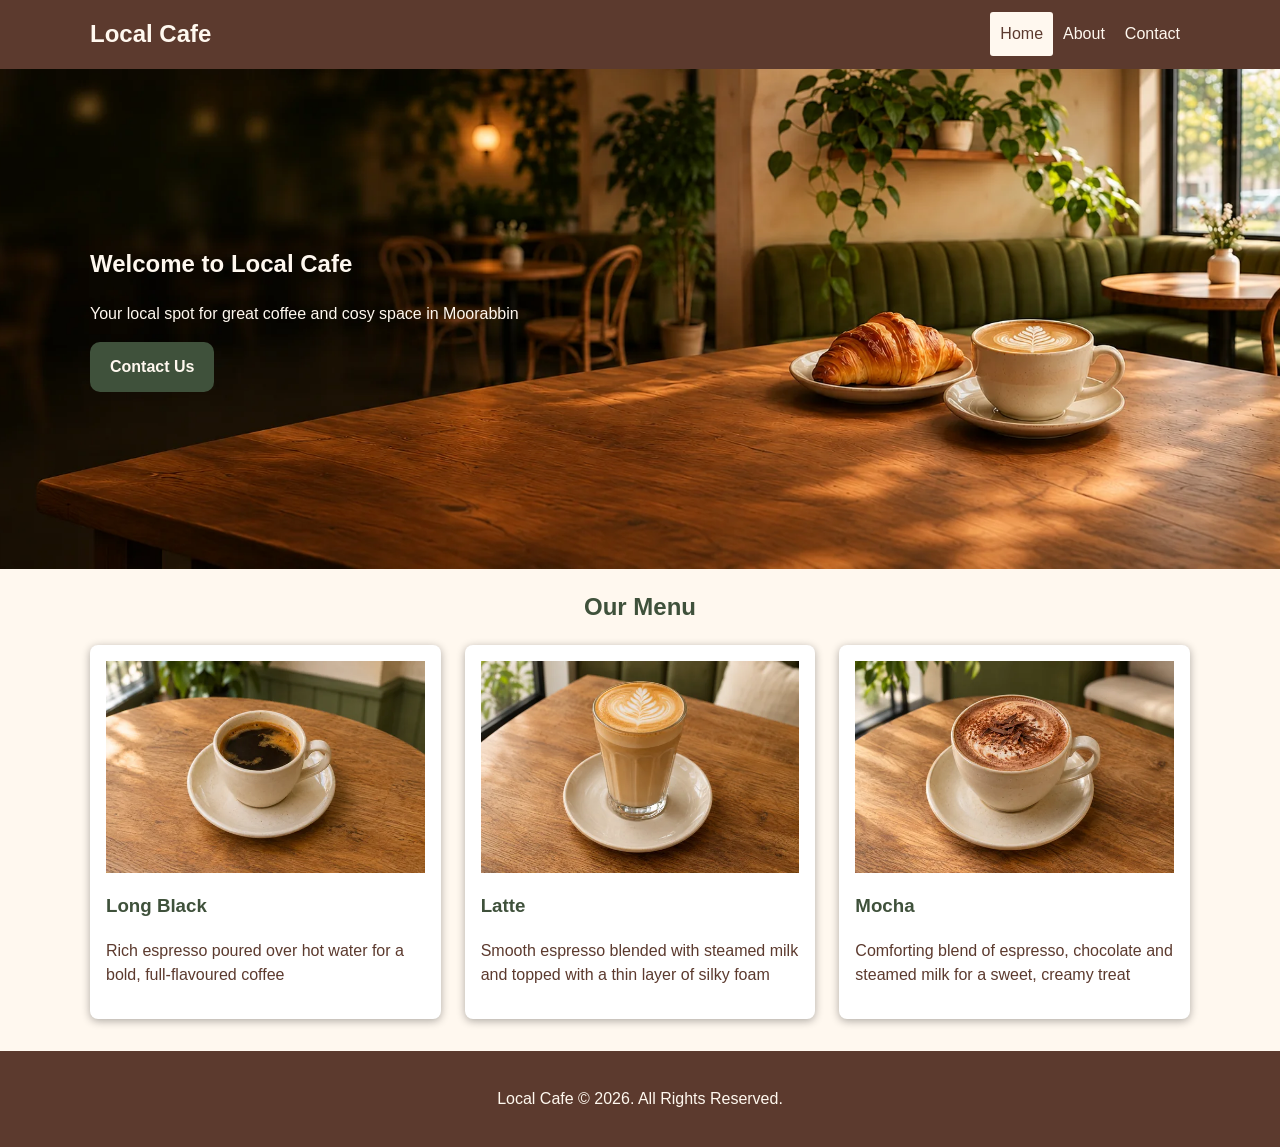
<file: index.html>
<!doctype html>
<html lang="en">
  <head>
    <!-- Google Analytics tag -->
    <script async src="https://www.googletagmanager.com/gtm.js?id=GTM-5KWLFHZP"></script>
    <script>
      window.dataLayer = window.dataLayer || [];
      function gtag() {
        dataLayer.push(arguments);
      }
      gtag('js', new Date());
    </script>

    <meta charset="UTF-8" />
    <meta name="viewport" content="width=device-width, initial-scale=1.0" />

    <!-- meta description - home page -->
    <meta
      name="description"
      content="	Explore the coffee menu at Local Cafe in Moorabbin, featuring long blacks, lattes and mochas."
    />

    <!-- Google Search Console Ownership Proof -->
    <meta name="google-site-verification" content="qLVvlmppPOMqhjuG9DXKT-tJzCyrAJpQrESrdp3C_7M" />

    <title>Local Cafe Moorabbin | Coffee Menu</title>

    <link rel="stylesheet" href="./css/style.css" />
  </head>
  <body>
    <header>
      <div class="container hdx-flex">
        <h2>
          <a href="index.html" class="logo">Local Cafe</a>
        </h2>

        <nav>
          <ul class="nx-flex">
            <li><a href="index.html" class="current">Home</a></li>
            <li><a href="about.html">About</a></li>
            <li><a href="contact.html">Contact</a></li>
          </ul>
        </nav>
      </div>
    </header>
    <main>
      <section id="hero">
        <div class="container hrx-flex">
          <div class="hero-content">
            <h1>Welcome to Local Cafe</h1>
            <p>Your local spot for great coffee and cosy space in Moorabbin</p>
            <a class="btn" href="contact.html">Contact Us</a>
          </div>
        </div>
      </section>
      <section id="menu" class="container">
        <h2>Our Menu</h2>
        <div class="card-grid">
          <div class="card">
            <img src="./images/long-black.webp" alt="long black" />
            <h3>Long Black</h3>
            <p>Rich espresso poured over hot water for a bold, full-flavoured coffee</p>
          </div>

          <div class="card">
            <img src="./images/latte.webp" alt="latte" />
            <h3>Latte</h3>
            <p>
              Smooth espresso blended with steamed milk and topped with a thin layer of silky foam
            </p>
          </div>
          <div class="card">
            <img src="./images/mocha.webp" alt="mocha" />
            <h3>Mocha</h3>
            <p>
              Comforting blend of espresso, chocolate and steamed milk for a sweet, creamy treat
            </p>
          </div>
        </div>
      </section>
    </main>
    <footer>
      <p>Local Cafe &copy; 2026. All Rights Reserved.</p>
    </footer>
  </body>
</html>
</file>
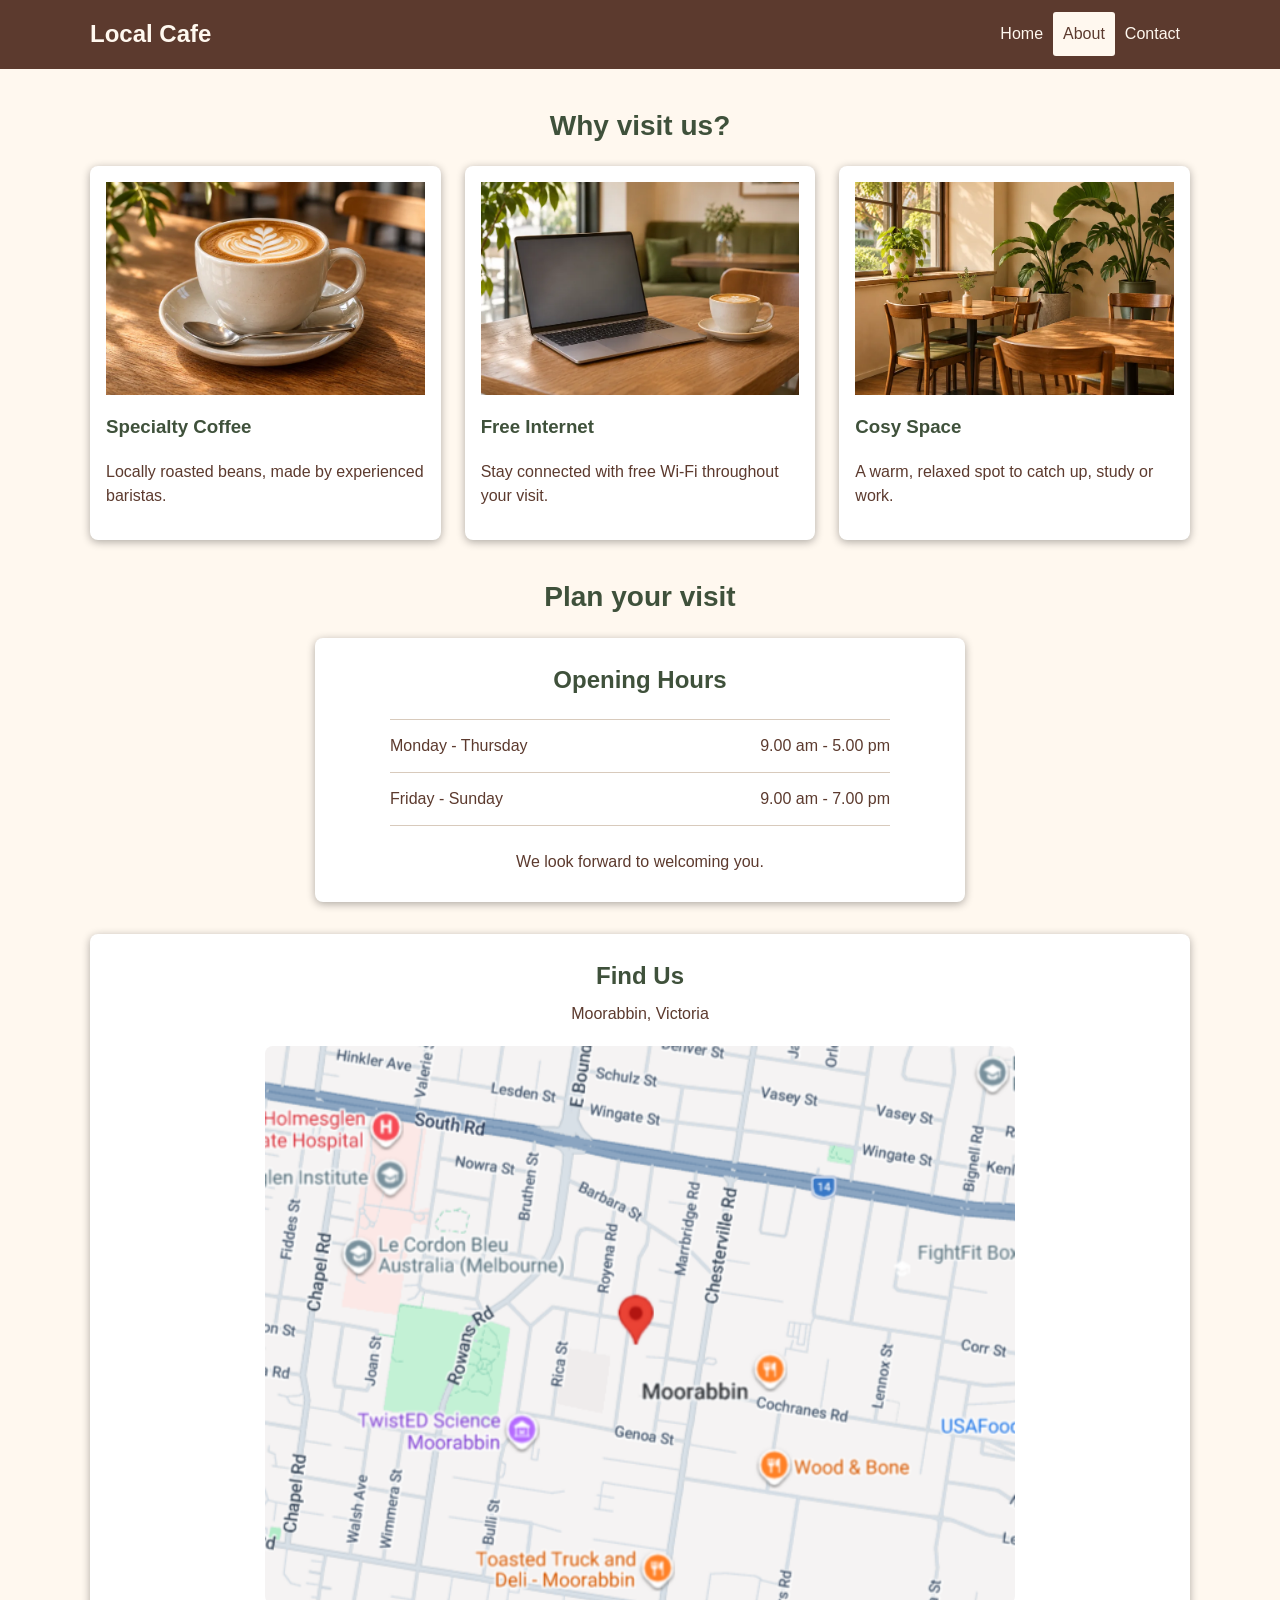
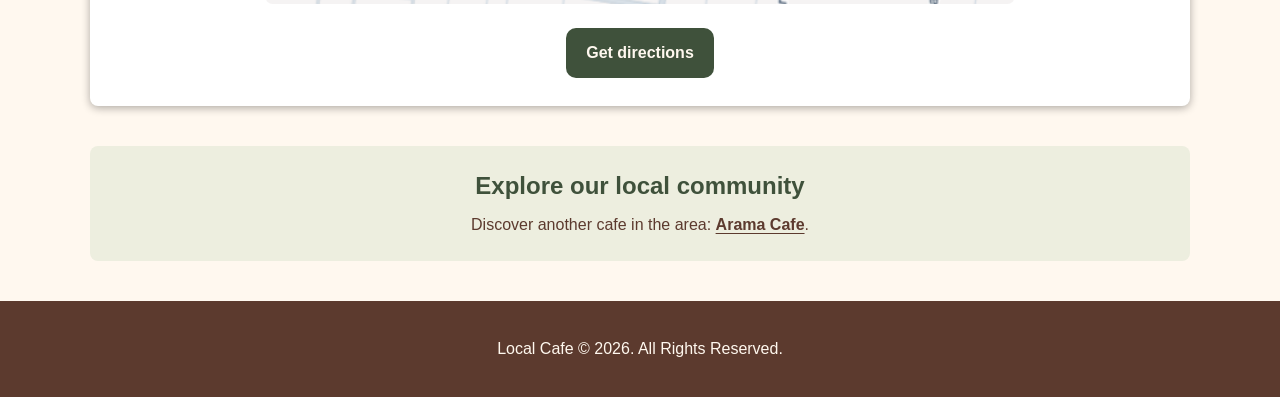
<file: about.html>
<!doctype html>
<html lang="en-AU">
  <head>
    <!-- Google Analytics tag -->
    <script async src="https://www.googletagmanager.com/gtm.js?id=GTM-5KWLFHZP"></script>
    <script>
      window.dataLayer = window.dataLayer || [];
      function gtag() {
        dataLayer.push(arguments);
      }
      gtag('js', new Date());
    </script>
    <meta charset="UTF-8" />
    <meta name="viewport" content="width=device-width, initial-scale=1.0" />

    <!-- meta description -  about page -->
    <meta
      name="description"
      content="	Plan your visit to Local Cafe in Moorabbin. Check our opening hours, find us on the map and get directions."
    />

    <title>Local Cafe Moorabbin | Opening Hours & Directions</title>

    <link rel="stylesheet" href="./css/style.css" />
  </head>
  <body>
    <header>
      <div class="container hdx-flex">
        <h2>
          <a href="index.html" class="logo">Local Cafe</a>
        </h2>

        <nav>
          <ul class="nx-flex">
            <li><a href="index.html">Home</a></li>
            <li>
              <a href="about.html" class="current"> About </a>
            </li>
            <li><a href="contact.html">Contact</a></li>
          </ul>
        </nav>
      </div>
    </header>
    <main class="about-page">
      <div class="container">
        <!-- Why visit us -->
        <section class="about-section">
          <h1 id="about-heading" class="about-section-title">Why visit us?</h1>

          <div class="card-grid">
            <div class="card">
              <img src="./images/coffee.webp" alt="Freshly prepared coffee with latte art" />
              <h3>Specialty Coffee</h3>
              <p>Locally roasted beans, made by experienced baristas.</p>
            </div>

            <div class="card">
              <img src="./images/free-wifi.webp" alt="Laptop and coffee on a cafe table" />
              <h3>Free Internet</h3>
              <p>Stay connected with free Wi-Fi throughout your visit.</p>
            </div>

            <div class="card">
              <img
                src="./images/cosy-atmosphere.webp"
                alt="Cosy café seating with wooden tables and leafy plants"
              />
              <h3>Cosy Space</h3>
              <p>A warm, relaxed spot to catch up, study or work.</p>
            </div>
          </div>
        </section>
        <!-- Opening hours and location -->
        <section class="about-section">
          <h2 id="visit-heading" class="about-section-title">Plan your visit</h2>

          <div class="about-visit-stack">
            <section class="about-panel about-hours-panel">
              <h3 id="hours-heading">Opening Hours</h3>

              <table class="about-hours-table">
                <tbody>
                  <tr>
                    <th scope="row">Monday - Thursday</th>
                    <td>9.00 am - 5.00 pm</td>
                  </tr>

                  <tr>
                    <th scope="row">Friday - Sunday</th>
                    <td>9.00 am - 7.00 pm</td>
                  </tr>
                </tbody>
              </table>

              <p class="about-welcome">We look forward to welcoming you.</p>
            </section>

            <section class="about-panel about-location-panel">
              <h3 id="location-heading">Find Us</h3>
              <p>Moorabbin, Victoria</p>

              <img
                class="about-map"
                src="./images/location-map.png"
                alt="Map showing the cafe location in Moorabbin"
              />

              <a class="btn" href="#"> Get directions </a>
            </section>
          </div>
        </section>
        <!-- Classmate's cafe link for backlinking purposes -->
        <section class="about-community">
          <h2 id="community-heading">Explore our local community</h2>

          <p>
            Discover another cafe in the area:
            <a href="https://zoubim.github.io/WebDev/index.html">Arama Cafe</a>.
          </p>
        </section>
      </div>
    </main>
    <footer class="text-center">
      <p>Local Cafe &copy; 2026. All Rights Reserved.</p>
    </footer>
  </body>
</html>
</file>
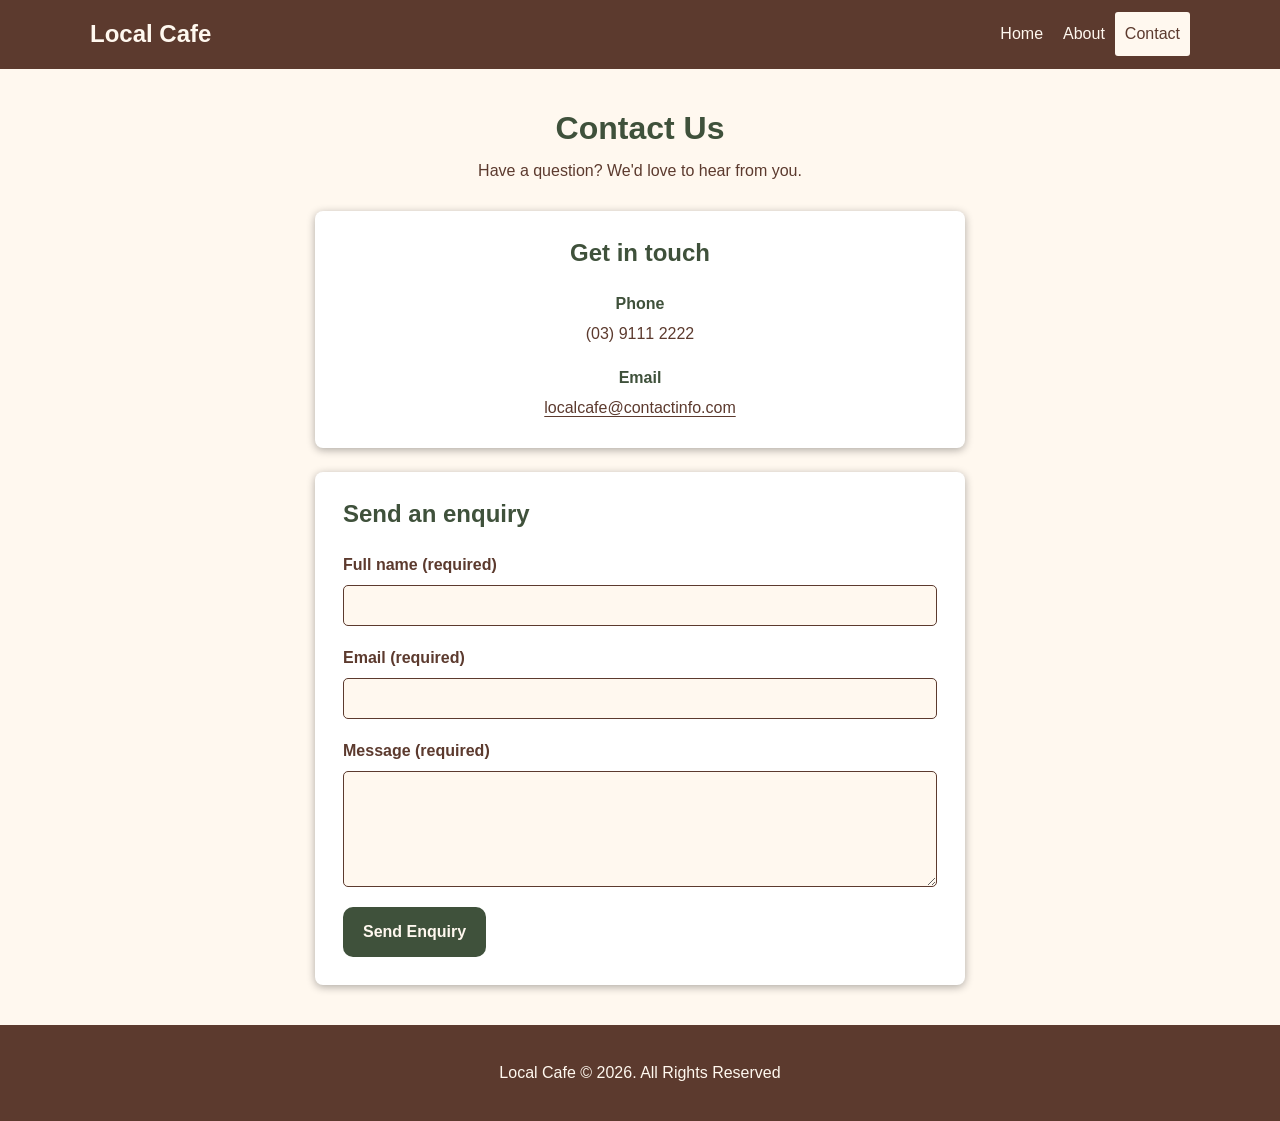
<file: contact.html>
<!doctype html>
<html lang="en">
  <head>
    <!-- Google Analytics tag -->
    <script async src="https://www.googletagmanager.com/gtm.js?id=GTM-5KWLFHZP"></script>
    <script>
      window.dataLayer = window.dataLayer || [];
      function gtag() {
        dataLayer.push(arguments);
      }
      gtag('js', new Date());
    </script>
    <meta charset="UTF-8" />
    <meta name="viewport" content="width=device-width, initial-scale=1.0" />

    <!-- meta description - contact page -->
    <meta
      name="description"
      content="		Contact Local Cafe in Moorabbin by phone, email or through our online enquiry form."
    />

    <title>Local Cafe Moorabbin | Contact Us</title>

    <link rel="stylesheet" href="./css/style.css" />
  </head>
  <body>
    <header>
      <div class="container hdx-flex">
        <h2>
          <a href="index.html" class="logo">Local Cafe</a>
        </h2>

        <nav>
          <ul class="nx-flex">
            <li><a href="index.html">Home</a></li>
            <li><a href="about.html">About</a></li>
            <li><a href="contact.html" class="current">Contact</a></li>
          </ul>
        </nav>
      </div>
    </header>
    <main>
      <section class="contact-section container">
        <h1>Contact Us</h1>

        <p class="contact-intro">Have a question? We'd love to hear from you.</p>

        <section class="contact-details">
          <h2>Get in touch</h2>

          <div class="contact-detail">
            <h3>Phone</h3>
            <p>(03) 9111 2222</p>
          </div>

          <div class="contact-detail">
            <h3>Email</h3>
            <a href="mailto:localcafe@contactinfo.com"> localcafe@contactinfo.com </a>
          </div>
        </section>

        <section class="contact-form-panel">
          <h2>Send an enquiry</h2>
          <form class="enquiry-form">
            <div>
              <label for="full-name">Full name (required)</label>
              <input type="text" id="full-name" name="fullName" required />
            </div>

            <div>
              <label for="email">Email (required)</label>
              <input type="email" id="email" name="email" required />
            </div>

            <div>
              <label for="message">Message (required)</label>
              <textarea id="message" name="message" rows="6" required></textarea>
            </div>
          </form>
          <a href="#" class="btn">Send Enquiry</a>
        </section>
      </section>
    </main>
    <footer class="text-center">
      <p>Local Cafe &copy; 2026. All Rights Reserved</p>
    </footer>
  </body>
</html>
</file>
<file: css/style.css>
:root {
  /* Colours */
  --primary-colour: #fff8ef;
  --complementary-colour: #5c3a2e;
  --accent-colour: #3f513b;
  --button-hover: #2f3e2c;
  --card-colour: #ffffff;

  /* Font */
  --font-body: Arial, sans-serif;
  --font-size-base: 1rem;

  /* Spacing */
  --space-sm: 0.5rem;
  --space-md: 1rem;
  --space-lg: 2rem;

  /* Shape and layout */
  --radius: 0.5rem;
  --shadow: 0 2px 8px rgba(0, 0, 0, 0.322);
}

* {
  box-sizing: border-box;
}

body {
  margin: 0;
  font-family: var(--font-body);
  font-size: var(--font-size-base);
  line-height: 1.5;
  font-weight: 400;
  background-color: var(--primary-colour);
  color: var(--complementary-colour);

  display: flex;
  flex-direction: column;
  min-height: 100vh;
}

main {
  flex-grow: 1;
}

.container {
  max-width: 1100px;
  margin: 0 auto;
}

/* ================================================================== */

/* header styling */
header {
  background-color: var(--complementary-colour);
}

header h2 {
  margin: 20px 0;
  font-size: 1.5rem;
  font-weight: bold;
  line-height: 1.2;
}

header a {
  text-decoration: none;
  color: var(--primary-colour);
}

header ul {
  list-style-type: none;
  margin: 0;
  padding: 0;
}

header ul li a {
  display: block;
  border-radius: 3px;
  padding: 10px;
  &:hover,
  &.current {
    background-color: var(--primary-colour);
    color: var(--complementary-colour);
  }
  line-height: 1.5;
}

.nx-flex {
  display: flex;
  flex-direction: row;
}

.hdx-flex {
  display: flex;
  flex-direction: row;
  justify-content: space-between;
  align-items: center;
}

.hrx-flex {
  display: flex;
  flex-direction: row;
  align-items: center;
  height: 100%;
}

/* footer styling */
footer {
  background-color: var(--complementary-colour);
  color: var(--primary-colour);
  padding: 20px 0;
  text-align: center;
}

/* main styling */

main h1,
main h2,
main h3 {
  color: var(--accent-colour);
}

/* Home page */

/*Hero Styling*/
#hero {
  background: url('../images/hero.webp') no-repeat center center/cover;
  height: 500px;
}

.hero-content {
  color: var(--primary-colour);
}

.hero-content h1 {
  margin-top: 0;
  color: var(--primary-colour);
}
.btn {
  display: inline-block;
  text-decoration: none;
  background: var(--accent-colour);
  color: var(--primary-colour);
  border: none;
  padding: 13px 20px;
  font-size: 1rem;
  font-weight: bold;
  cursor: pointer;
  border-radius: 10px;
}

.btn:hover {
  background-color: var(--button-hover);
}

#menu h2 {
  text-align: center;
}

.card-grid {
  display: grid;
  grid-template-columns: 1fr 1fr 1fr;
  gap: 24px;

  margin: 0 auto var(--space-lg);
}

.card {
  padding: var(--space-md);
  border-radius: var(--radius);
  box-shadow: var(--shadow);
  background-color: var(--card-colour);
}

.card img {
  width: 100%;
  height: auto;
  display: block;
}

/* ======================================================================================================================================= */

/* About page */
.about-page {
  padding: 40px 0;
}

.about-page .about-section {
  margin-bottom: 40px;
}

.about-page .about-section-title {
  margin: 0 0 24px;
  text-align: center;
  font-size: 1.75rem;
  font-weight: 700;
  line-height: 1.2;
}

/* Stack the visit panels vertically */
.about-page .about-visit-stack {
  display: flex;
  flex-direction: column;
  gap: 32px;
}

.about-page .about-panel {
  padding: 28px;
  background-color: #fff;
  border-radius: var(--radius);
  box-shadow: var(--shadow);
}

.about-page .about-panel h3 {
  margin: 0;
  font-size: 1.5rem;
  font-weight: 700;
  line-height: 1.2;
  text-align: center;
}

/* Compact, centred opening-hours panel */
.about-page .about-hours-panel {
  width: 100%;
  max-width: 650px;
  margin: 0 auto;
}

.about-page .about-hours-table {
  width: 100%;
  max-width: 500px;
  margin: 24px auto 0;
  border-collapse: collapse;
}

.about-page .about-hours-table th,
.about-page .about-hours-table td {
  padding: 14px 0;
  border-top: 1px solid #d8cabc;
}

.about-page .about-hours-table th {
  padding-right: 16px;
  text-align: left;
  font-weight: 400;
}

.about-page .about-hours-table td {
  text-align: right;
}

.about-page .about-hours-table tr:last-child th,
.about-page .about-hours-table tr:last-child td {
  border-bottom: 1px solid #d8cabc;
}

.about-page .about-welcome {
  margin: 24px 0 0;
  text-align: center;
}

/* Location panel */
.about-page .about-location-panel {
  text-align: center;
}

.about-page .about-location-panel p {
  margin: 12px 0 20px;
}

.about-page .about-map {
  display: block;
  width: 100%;
  max-width: 750px;
  height: auto;
  margin: 0 auto 24px;
  border-radius: var(--radius);
}

/* Community link */
.about-page .about-community {
  padding: 24px;
  background-color: #edeedf;
  border-radius: var(--radius);
  text-align: center;
}

.about-page .about-community h2 {
  margin: 0 0 12px;
  font-size: 1.5rem;
  line-height: 1.3;
}

.about-page .about-community p {
  margin: 0;
}

.about-page .about-community a {
  color: var(--complementary-colour);
  font-weight: 700;
  text-underline-offset: 3px;
}

/* ======================================================================================= */

/* Contact page */
.contact-section {
  max-width: 650px;
  padding: 40px 0;
}

.contact-section h1 {
  margin: 0 0 12px;
  text-align: center;
  font-size: 2rem;
  line-height: 1.2;
}

.contact-intro {
  margin: 0 0 28px;
  text-align: center;
}

/* Contact details and form panels */
.contact-details,
.contact-form-panel {
  padding: 28px;
  background-color: var(--card-colour);
  border-radius: var(--radius);
  box-shadow: var(--shadow);
}

.contact-details {
  margin-bottom: 24px;
  text-align: center;
}

.contact-section h2 {
  margin: 0 0 24px;
  font-size: 1.5rem;
  line-height: 1.2;
}

/* add 20px between contact details (phone & email) without adding extra space above phone */
.contact-detail + .contact-detail {
  margin-top: 20px;
}

.contact-detail h3 {
  margin: 0 0 6px;
  font-size: 1rem;
}

.contact-detail a {
  color: var(--complementary-colour);
  overflow-wrap: anywhere;
  text-underline-offset: 3px;
}

/* Form layout */
.enquiry-form {
  display: grid;
  gap: 20px;
  margin-bottom: 20px;
}

.enquiry-form label {
  display: block;
  margin-bottom: 8px;
  font-weight: bold;
}

.enquiry-form input,
.enquiry-form textarea {
  display: block;
  width: 100%;
  padding: 12px;
  border: 1px solid var(--complementary-colour);
  border-radius: 5px;
  background-color: var(--primary-colour);
  color: var(--complementary-colour);
}

.contact-detail p {
  margin: 0;
}

/* =========================================================================================================== */

/* Smaller screens */

@media (max-width: 768px) {
  header {
    padding: 20px;
  }

  .hdx-flex,
  .nx-flex {
    display: flex;
    flex-direction: column;
    text-align: center;
  }

  .hero-content {
    padding: 40px;
  }

  .card-grid {
    grid-template-columns: 1fr;
    max-width: 400px;
  }
}
</file>
